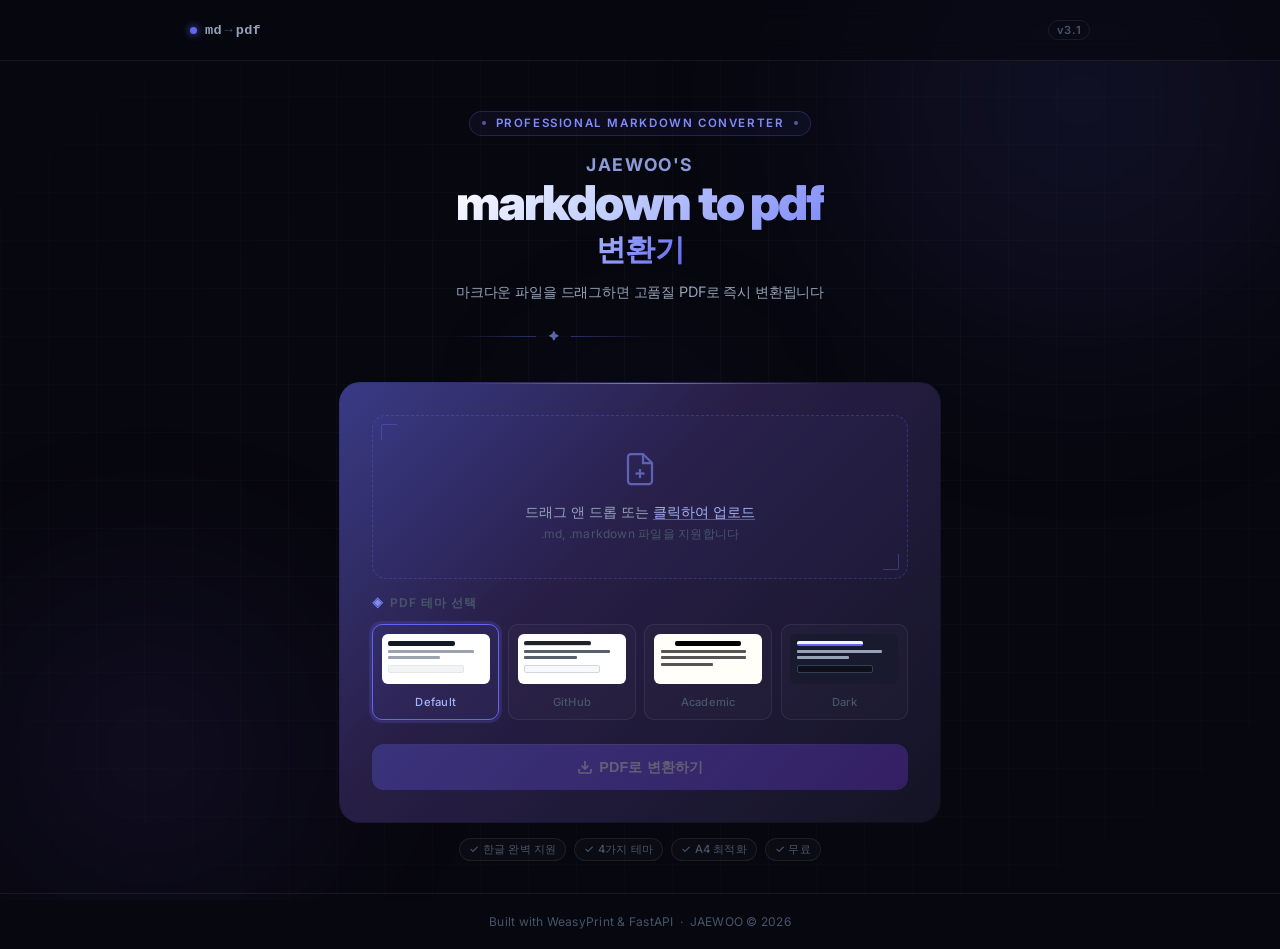
<file: app/templates/index.html>
<!DOCTYPE html>
<html lang="ko">
<head>
  <meta charset="UTF-8">
  <meta name="viewport" content="width=device-width, initial-scale=1.0">
  <title>JAEWOO's MD → PDF</title>
  <link rel="preconnect" href="https://fonts.googleapis.com">
  <link rel="preconnect" href="https://fonts.gstatic.com" crossorigin>
  <link href="https://fonts.googleapis.com/css2?family=Inter:wght@400;500;600;700;800;900&display=swap" rel="stylesheet">
  <link rel="stylesheet" href="/static/css/app.css">
</head>
<body>

  <!-- 배경 레이어 -->
  <div class="bg-grid"></div>
  <div class="bg-blobs">
    <div class="blob blob-1"></div>
    <div class="blob blob-2"></div>
    <div class="blob blob-3"></div>
  </div>

  <!-- 헤더 -->
  <header>
    <div class="header-inner">
      <div class="logo">
        <span class="logo-dot"></span>
        <span class="logo-text">md<span class="logo-sep">→</span>pdf</span>
      </div>
      <div class="header-badge">v3.1</div>
    </div>
  </header>

  <main>
    <div class="page-wrap">

      <!-- 히어로 타이틀 영역 -->
      <div class="hero">
        <div class="hero-eyebrow">
          <span class="eyebrow-dot"></span>
          Professional Markdown Converter
          <span class="eyebrow-dot"></span>
        </div>
        <h1 class="hero-title">
          <span class="title-name">JAEWOO's</span>
          <span class="title-main">markdown to pdf</span>
          <span class="title-tag">변환기</span>
        </h1>
        <p class="hero-sub">마크다운 파일을 드래그하면 고품질 PDF로 즉시 변환됩니다</p>

        <!-- 데코 라인 -->
        <div class="hero-divider">
          <span class="divider-line"></span>
          <span class="divider-icon">✦</span>
          <span class="divider-line"></span>
        </div>
      </div>

      <!-- 컨버터 카드 -->
      <div class="card-wrap">
        <div class="card">
          <form id="convertForm" enctype="multipart/form-data">

            <!-- Drop Zone -->
            <div class="drop-zone" id="dropZone">
              <div class="drop-icon">
                <svg width="36" height="36" viewBox="0 0 24 24" fill="none" stroke="currentColor" stroke-width="1.5">
                  <path d="M14 2H6a2 2 0 0 0-2 2v16a2 2 0 0 0 2 2h12a2 2 0 0 0 2-2V8z"/>
                  <polyline points="14 2 14 8 20 8"/>
                  <line x1="12" y1="18" x2="12" y2="12"/>
                  <line x1="9" y1="15" x2="15" y2="15"/>
                </svg>
              </div>
              <p class="drop-label">드래그 앤 드롭 또는 <span class="drop-link">클릭하여 업로드</span></p>
              <p class="drop-hint">.md, .markdown 파일을 지원합니다</p>
              <input type="file" id="fileInput" name="file" accept=".md,.markdown" hidden>
            </div>

            <!-- File Info -->
            <div class="file-info" id="fileInfo" hidden>
              <div class="file-info-inner">
                <svg width="16" height="16" viewBox="0 0 24 24" fill="none" stroke="currentColor" stroke-width="2">
                  <path d="M14 2H6a2 2 0 0 0-2 2v16a2 2 0 0 0 2 2h12a2 2 0 0 0 2-2V8z"/>
                  <polyline points="14 2 14 8 20 8"/>
                </svg>
                <span id="fileName">file.md</span>
              </div>
              <button type="button" class="file-remove" id="fileRemove" aria-label="파일 제거">
                <svg width="14" height="14" viewBox="0 0 24 24" fill="none" stroke="currentColor" stroke-width="2.5">
                  <line x1="18" y1="6" x2="6" y2="18"/>
                  <line x1="6" y1="6" x2="18" y2="18"/>
                </svg>
              </button>
            </div>

            <!-- Theme Selector -->
            <div class="theme-section">
              <label class="section-label">
                <span class="label-icon">◈</span> PDF 테마 선택
              </label>
              <div class="theme-grid">
                <label class="theme-card active" data-theme="default">
                  <input type="radio" name="theme" value="default" checked hidden>
                  <div class="theme-preview theme-preview-default">
                    <div class="tp-h1"></div>
                    <div class="tp-line"></div>
                    <div class="tp-line short"></div>
                    <div class="tp-code"></div>
                  </div>
                  <span class="theme-name">Default</span>
                </label>

                <label class="theme-card" data-theme="github">
                  <input type="radio" name="theme" value="github" hidden>
                  <div class="theme-preview theme-preview-github">
                    <div class="tp-h1"></div>
                    <div class="tp-line"></div>
                    <div class="tp-line short"></div>
                    <div class="tp-code"></div>
                  </div>
                  <span class="theme-name">GitHub</span>
                </label>

                <label class="theme-card" data-theme="academic">
                  <input type="radio" name="theme" value="academic" hidden>
                  <div class="theme-preview theme-preview-academic">
                    <div class="tp-h1 centered"></div>
                    <div class="tp-line"></div>
                    <div class="tp-line"></div>
                    <div class="tp-line short"></div>
                  </div>
                  <span class="theme-name">Academic</span>
                </label>

                <label class="theme-card" data-theme="dark_print">
                  <input type="radio" name="theme" value="dark_print" hidden>
                  <div class="theme-preview theme-preview-dark">
                    <div class="tp-h1"></div>
                    <div class="tp-line"></div>
                    <div class="tp-line short"></div>
                    <div class="tp-code"></div>
                  </div>
                  <span class="theme-name">Dark</span>
                </label>
              </div>
            </div>

            <!-- CTA Button -->
            <div class="action-group">
              <button type="submit" class="btn-convert" id="convertBtn" disabled>
                <span class="btn-text">
                  <svg width="16" height="16" viewBox="0 0 24 24" fill="none" stroke="currentColor" stroke-width="2.5">
                    <path d="M21 15v4a2 2 0 0 1-2 2H5a2 2 0 0 1-2-2v-4"/>
                    <polyline points="7 10 12 15 17 10"/>
                    <line x1="12" y1="15" x2="12" y2="3"/>
                  </svg>
                  PDF로 변환하기
                </span>
                <span class="btn-spinner" hidden>
                  <svg width="16" height="16" viewBox="0 0 24 24" fill="none" stroke="currentColor" stroke-width="2.5" class="spin">
                    <path d="M21 12a9 9 0 1 1-6.219-8.56"/>
                  </svg>
                  변환 중...
                </span>
              </button>

              <button type="button" class="btn-reset" id="nextConvertBtn" hidden>
                다음 파일 변환하기
              </button>
            </div>

            <!-- Error Banner -->
            <div class="error-banner" id="errorBanner" hidden>
              <svg width="15" height="15" viewBox="0 0 24 24" fill="none" stroke="currentColor" stroke-width="2">
                <circle cx="12" cy="12" r="10"/>
                <line x1="12" y1="8" x2="12" y2="12"/>
                <line x1="12" y1="16" x2="12.01" y2="16"/>
              </svg>
              <span id="errorMsg">오류가 발생했습니다.</span>
            </div>

          </form>
        </div>

        <!-- 카드 하단 스펙 배지들 -->
        <div class="spec-row">
          <span class="spec-chip">✓ 한글 완벽 지원</span>
          <span class="spec-chip">✓ 4가지 테마</span>
          <span class="spec-chip">✓ A4 최적화</span>
          <span class="spec-chip">✓ 무료</span>
        </div>
      </div>

    </div>
  </main>

  <footer>
    <p class="footer-text">Built with WeasyPrint &amp; FastAPI &nbsp;·&nbsp; JAEWOO © 2026</p>
  </footer>

  <script src="/static/js/app.js"></script>
</body>
</html>
</file>
<file: static/css/app.css>
:root {
  --bg: #07070f;
  --bg-card: #0f0f1a;
  --border: rgba(255, 255, 255, 0.07);
  --border-hover: rgba(255, 255, 255, 0.14);
  --accent: #6366f1;
  --accent-glow: rgba(99, 102, 241, 0.25);
  --accent-light: #818cf8;
  --accent-bright: #a5b4fc;
  --violet: #8b5cf6;
  --text-primary: #f1f5f9;
  --text-secondary: #94a3b8;
  --text-muted: #475569;
  --error: #f87171;
  --error-bg: rgba(248, 113, 113, 0.08);
}

*, *::before, *::after {
  box-sizing: border-box;
  margin: 0;
  padding: 0;
}

[hidden] {
  display: none !important;
}

html, body {
  height: 100%;
}

body {
  font-family: 'Inter', -apple-system, BlinkMacSystemFont, 'Apple SD Gothic Neo', 'Noto Sans KR', sans-serif;
  background: var(--bg);
  color: var(--text-primary);
  min-height: 100vh;
  display: flex;
  flex-direction: column;
  overflow-x: hidden;
}

/* ── 배경: 그리드 + 블롭 ── */
.bg-grid {
  position: fixed;
  inset: 0;
  z-index: 0;
  pointer-events: none;
  background-image:
    linear-gradient(rgba(255, 255, 255, 0.025) 1px, transparent 1px),
    linear-gradient(90deg, rgba(255, 255, 255, 0.025) 1px, transparent 1px);
  background-size: 48px 48px;
  mask-image: radial-gradient(ellipse 80% 80% at 50% 50%, black 30%, transparent 100%);
}

.bg-blobs {
  position: fixed;
  inset: 0;
  z-index: 0;
  pointer-events: none;
  overflow: hidden;
}

.blob {
  position: absolute;
  border-radius: 50%;
  filter: blur(80px);
}

.blob-1 {
  width: 700px;
  height: 700px;
  background: radial-gradient(circle, rgba(99, 102, 241, 0.13) 0%, transparent 70%);
  top: -250px;
  right: -150px;
}

.blob-2 {
  width: 500px;
  height: 500px;
  background: radial-gradient(circle, rgba(139, 92, 246, 0.10) 0%, transparent 70%);
  bottom: -100px;
  left: -100px;
}

.blob-3 {
  width: 300px;
  height: 300px;
  background: radial-gradient(circle, rgba(99, 102, 241, 0.07) 0%, transparent 70%);
  top: 50%;
  left: 50%;
  transform: translate(-50%, -50%);
}

/* ── 헤더 ── */
header {
  position: relative;
  z-index: 10;
  padding: 1.25rem 2rem;
  border-bottom: 1px solid var(--border);
  backdrop-filter: blur(12px);
  background: rgba(7, 7, 15, 0.6);
}

.header-inner {
  max-width: 900px;
  margin: 0 auto;
  display: flex;
  align-items: center;
  justify-content: space-between;
}

.logo {
  display: flex;
  align-items: center;
  gap: 0.5rem;
}

.logo-dot {
  width: 7px;
  height: 7px;
  border-radius: 50%;
  background: var(--accent);
  box-shadow: 0 0 8px var(--accent);
}

.logo-text {
  font-family: 'SF Mono', 'Fira Code', monospace;
  font-size: 0.85rem;
  font-weight: 600;
  color: var(--text-secondary);
  letter-spacing: 0.02em;
}

.logo-sep {
  color: var(--text-muted);
  margin: 0 0.2em;
}

.header-badge {
  font-size: 0.7rem;
  font-weight: 600;
  color: var(--text-muted);
  border: 1px solid var(--border);
  border-radius: 20px;
  padding: 0.2em 0.7em;
  letter-spacing: 0.05em;
}

/* ── 메인 레이아웃 ── */
main {
  position: relative;
  z-index: 10;
  flex: 1;
  display: flex;
  justify-content: center;
  padding: 3rem 1.5rem 2rem;
}

.page-wrap {
  width: 100%;
  max-width: 600px;
  display: flex;
  flex-direction: column;
  align-items: center;
}

/* ── 히어로 타이틀 ── */
.hero {
  text-align: center;
  margin-bottom: 2.5rem;
}

.hero-eyebrow {
  display: inline-flex;
  align-items: center;
  gap: 0.6rem;
  font-size: 0.72rem;
  font-weight: 600;
  letter-spacing: 0.14em;
  text-transform: uppercase;
  color: var(--accent-light);
  margin-bottom: 1.2rem;
  padding: 0.35em 1em;
  border: 1px solid rgba(99, 102, 241, 0.25);
  border-radius: 20px;
  background: rgba(99, 102, 241, 0.06);
}

.eyebrow-dot {
  display: inline-block;
  width: 4px;
  height: 4px;
  border-radius: 50%;
  background: var(--accent-light);
  opacity: 0.6;
}

.hero-title {
  display: flex;
  flex-direction: column;
  align-items: center;
  gap: 0.1em;
  line-height: 1.1;
  margin-bottom: 1rem;
}

.title-name {
  font-size: 1.1rem;
  font-weight: 700;
  letter-spacing: 0.08em;
  text-transform: uppercase;
  color: var(--accent-bright);
  opacity: 0.85;
}

.title-main {
  font-size: 3rem;
  font-weight: 900;
  letter-spacing: -0.04em;
  background: linear-gradient(135deg, #ffffff 0%, #c7d2fe 40%, #818cf8 100%);
  -webkit-background-clip: text;
  -webkit-text-fill-color: transparent;
  background-clip: text;
}

.title-tag {
  font-size: 1.9rem;
  font-weight: 800;
  letter-spacing: -0.03em;
  background: linear-gradient(135deg, #a5b4fc 0%, #6366f1 100%);
  -webkit-background-clip: text;
  -webkit-text-fill-color: transparent;
  background-clip: text;
}

.hero-sub {
  font-size: 0.9rem;
  color: var(--text-secondary);
  letter-spacing: -0.01em;
  margin-bottom: 1.75rem;
}

/* 데코 구분선 */
.hero-divider {
  display: flex;
  align-items: center;
  gap: 0.8rem;
}

.divider-line {
  flex: 1;
  height: 1px;
  max-width: 80px;
  background: linear-gradient(90deg, transparent, rgba(99, 102, 241, 0.4));
}

.divider-line:last-child {
  background: linear-gradient(270deg, transparent, rgba(99, 102, 241, 0.4));
}

.divider-icon {
  font-size: 0.65rem;
  color: var(--accent-light);
  opacity: 0.7;
}

/* ── 카드 래퍼 (그라디언트 테두리) ── */
.card-wrap {
  width: 100%;
}

.card {
  position: relative;
  width: 100%;
  background: var(--bg-card);
  border-radius: 20px;
  padding: 2rem 2rem;
  isolation: isolate;
}

/* 그라디언트 테두리 효과 */
.card::before {
  content: '';
  position: absolute;
  inset: -1px;
  border-radius: 21px;
  background: linear-gradient(
    135deg,
    rgba(99, 102, 241, 0.5) 0%,
    rgba(139, 92, 246, 0.2) 40%,
    rgba(30, 30, 60, 0.3) 100%
  );
  z-index: -1;
}

/* 카드 상단 하이라이트 라인 */
.card::after {
  content: '';
  position: absolute;
  top: 0;
  left: 50%;
  transform: translateX(-50%);
  width: 60%;
  height: 1px;
  background: linear-gradient(90deg, transparent, rgba(165, 180, 252, 0.6), transparent);
  border-radius: 1px;
}

/* ── 드롭존 ── */
.drop-zone {
  border: 1.5px dashed rgba(99, 102, 241, 0.3);
  border-radius: 14px;
  padding: 2.2rem 1.5rem;
  text-align: center;
  cursor: pointer;
  transition: all 0.25s ease;
  background: rgba(99, 102, 241, 0.03);
  margin-bottom: 1rem;
  position: relative;
  overflow: hidden;
}

/* 드롭존 코너 장식 */
.drop-zone::before,
.drop-zone::after {
  content: '';
  position: absolute;
  width: 16px;
  height: 16px;
  border-color: rgba(99, 102, 241, 0.4);
  border-style: solid;
  transition: border-color 0.25s;
}

.drop-zone::before {
  top: 8px;
  left: 8px;
  border-width: 1.5px 0 0 1.5px;
  border-radius: 2px 0 0 0;
}

.drop-zone::after {
  bottom: 8px;
  right: 8px;
  border-width: 0 1.5px 1.5px 0;
  border-radius: 0 0 2px 0;
}

.drop-zone:hover,
.drop-zone.dragover {
  border-color: var(--accent);
  background: rgba(99, 102, 241, 0.06);
  box-shadow: 0 0 0 4px rgba(99, 102, 241, 0.12), inset 0 0 30px rgba(99, 102, 241, 0.04);
}

.drop-zone:hover::before,
.drop-zone:hover::after,
.drop-zone.dragover::before,
.drop-zone.dragover::after {
  border-color: var(--accent-light);
}

.drop-icon {
  color: var(--accent-light);
  margin-bottom: 0.75rem;
  opacity: 0.6;
  transition: opacity 0.2s, transform 0.2s;
}

.drop-zone:hover .drop-icon,
.drop-zone.dragover .drop-icon {
  opacity: 1;
  transform: translateY(-2px);
}

.drop-label {
  font-size: 0.875rem;
  font-weight: 500;
  color: var(--text-secondary);
  margin-bottom: 0.25rem;
}

.drop-link {
  color: var(--accent-bright);
  cursor: pointer;
  text-decoration: underline;
  text-underline-offset: 2px;
  text-decoration-color: rgba(165, 180, 252, 0.4);
}

.drop-hint {
  font-size: 0.75rem;
  color: var(--text-muted);
  letter-spacing: 0.02em;
}

/* ── 파일 정보 ── */
.file-info {
  display: flex;
  align-items: center;
  justify-content: space-between;
  background: rgba(99, 102, 241, 0.07);
  border: 1px solid rgba(99, 102, 241, 0.2);
  border-radius: 10px;
  padding: 0.7rem 1rem;
  margin-bottom: 1.5rem;
}

.file-info-inner {
  display: flex;
  align-items: center;
  gap: 0.5rem;
  color: var(--accent-bright);
  font-size: 0.85rem;
  font-weight: 500;
  min-width: 0;
}

.file-info-inner svg { flex-shrink: 0; }

#fileName {
  white-space: nowrap;
  overflow: hidden;
  text-overflow: ellipsis;
}

.file-remove {
  background: none;
  border: none;
  cursor: pointer;
  color: var(--text-muted);
  padding: 0.25rem;
  border-radius: 4px;
  display: flex;
  transition: color 0.15s;
  flex-shrink: 0;
}

.file-remove:hover { color: var(--error); }

/* ── 테마 섹션 ── */
.theme-section {
  margin-bottom: 1.5rem;
}

.section-label {
  display: flex;
  align-items: center;
  gap: 0.4rem;
  font-size: 0.75rem;
  font-weight: 600;
  color: var(--text-muted);
  text-transform: uppercase;
  letter-spacing: 0.08em;
  margin-bottom: 0.75rem;
}

.label-icon {
  color: var(--accent-light);
  font-size: 0.7rem;
}

.theme-grid {
  display: grid;
  grid-template-columns: repeat(4, 1fr);
  gap: 0.55rem;
}

.theme-card {
  cursor: pointer;
  border: 1px solid var(--border);
  border-radius: 10px;
  padding: 0.55rem;
  text-align: center;
  transition: all 0.2s ease;
  background: rgba(255, 255, 255, 0.02);
}

.theme-card:hover {
  border-color: rgba(99, 102, 241, 0.3);
  background: rgba(99, 102, 241, 0.04);
  transform: translateY(-1px);
}

.theme-card.active {
  border-color: var(--accent);
  background: rgba(99, 102, 241, 0.08);
  box-shadow: 0 0 0 3px rgba(99, 102, 241, 0.2);
}

/* 테마 미리보기 */
.theme-preview {
  border-radius: 6px;
  padding: 0.45rem 0.4rem;
  margin-bottom: 0.4rem;
  display: flex;
  flex-direction: column;
  gap: 0.22rem;
  min-height: 50px;
}

.theme-preview-default  { background: #ffffff; }
.theme-preview-github   { background: #ffffff; }
.theme-preview-academic { background: #fffef9; }
.theme-preview-dark     { background: #1a1a2e; }

.tp-h1 { height: 5px; border-radius: 2px; width: 70%; }
.tp-h1.centered { margin: 0 auto; }
.tp-line { height: 3px; border-radius: 1px; width: 90%; }
.tp-line.short { width: 55%; }
.tp-code { height: 8px; border-radius: 2px; width: 80%; margin-top: 2px; }

.theme-preview-default  .tp-h1   { background: #111827; }
.theme-preview-default  .tp-line { background: #9ca3af; }
.theme-preview-default  .tp-code { background: #f3f4f6; border: 1px solid #e5e7eb; }

.theme-preview-github   .tp-h1   { background: #1f2328; border-bottom: 1px solid #d0d7de; }
.theme-preview-github   .tp-line { background: #57606a; }
.theme-preview-github   .tp-code { background: #f6f8fa; border: 1px solid #d0d7de; }

.theme-preview-academic .tp-h1   { background: #000; margin: 0 auto; }
.theme-preview-academic .tp-line { background: #555; }

.theme-preview-dark     .tp-h1   { background: #f1f5f9; border-bottom: 2px solid #6366f1; }
.theme-preview-dark     .tp-line { background: #94a3b8; }
.theme-preview-dark     .tp-code { background: #0f0f1a; border: 1px solid #334155; }

.theme-name {
  font-size: 0.7rem;
  font-weight: 500;
  color: var(--text-muted);
  letter-spacing: 0.02em;
}

.theme-card.active .theme-name { color: var(--accent-bright); }

/* ── 변환 버튼 ── */
.action-group {
  display: flex;
  flex-direction: column;
  gap: 0.75rem;
}

.btn-convert {
  width: 100%;
  padding: 0.85rem 1.5rem;
  background: linear-gradient(135deg, #6366f1 0%, #7c3aed 100%);
  color: white;
  border: none;
  border-radius: 12px;
  font-size: 0.9rem;
  font-weight: 700;
  cursor: pointer;
  transition: all 0.2s ease;
  display: flex;
  align-items: center;
  justify-content: center;
  gap: 0.5rem;
  letter-spacing: 0.01em;
  position: relative;
  overflow: hidden;
}

/* 버튼 상단 하이라이트 */
.btn-convert::before {
  content: '';
  position: absolute;
  top: 0;
  left: 0;
  right: 0;
  height: 1px;
  background: linear-gradient(90deg, transparent, rgba(255,255,255,0.3), transparent);
}

.btn-convert:hover:not(:disabled) {
  background: linear-gradient(135deg, #4f46e5 0%, #6d28d9 100%);
  transform: translateY(-1px);
  box-shadow: 0 8px 30px rgba(99, 102, 241, 0.4), 0 2px 8px rgba(0,0,0,0.3);
}

.btn-convert:active:not(:disabled) {
  transform: translateY(0);
  box-shadow: none;
}

.btn-convert:disabled {
  opacity: 0.3;
  cursor: not-allowed;
}

.btn-reset {
  width: 100%;
  padding: 0.8rem 1.25rem;
  background: rgba(255, 255, 255, 0.03);
  color: var(--accent-bright);
  border: 1px solid rgba(99, 102, 241, 0.24);
  border-radius: 12px;
  font-size: 0.88rem;
  font-weight: 600;
  cursor: pointer;
  transition: all 0.2s ease;
}

.btn-reset:hover {
  background: rgba(99, 102, 241, 0.08);
  border-color: rgba(129, 140, 248, 0.45);
  transform: translateY(-1px);
}

.btn-text {
  display: flex;
  align-items: center;
  gap: 0.4rem;
}

.btn-spinner {
  display: flex;
  align-items: center;
  gap: 0.4rem;
}

@keyframes spin {
  to { transform: rotate(360deg); }
}

.spin {
  animation: spin 0.75s linear infinite;
}

/* ── 에러 배너 ── */
.error-banner {
  display: flex;
  align-items: center;
  gap: 0.5rem;
  background: var(--error-bg);
  border: 1px solid rgba(248, 113, 113, 0.2);
  border-radius: 10px;
  padding: 0.7rem 1rem;
  margin-top: 0.9rem;
  font-size: 0.83rem;
  font-weight: 500;
  color: var(--error);
}

/* ── 스펙 배지 행 ── */
.spec-row {
  display: flex;
  justify-content: center;
  flex-wrap: wrap;
  gap: 0.5rem;
  margin-top: 1rem;
}

.spec-chip {
  font-size: 0.7rem;
  font-weight: 500;
  color: var(--text-muted);
  letter-spacing: 0.02em;
  padding: 0.28em 0.8em;
  border: 1px solid var(--border);
  border-radius: 20px;
  background: rgba(255,255,255,0.02);
}

/* ── 푸터 ── */
footer {
  position: relative;
  z-index: 10;
  text-align: center;
  padding: 1.25rem 2rem;
  border-top: 1px solid var(--border);
}

.footer-text {
  font-size: 0.75rem;
  color: var(--text-muted);
  letter-spacing: 0.02em;
}

/* ── 반응형 ── */
@media (max-width: 480px) {
  .title-main { font-size: 2.1rem; }
  .title-tag  { font-size: 1.4rem; }
  .card       { padding: 1.5rem 1.25rem; }
  .theme-grid { grid-template-columns: repeat(2, 1fr); }
  .spec-row   { gap: 0.4rem; }
}
</file>
